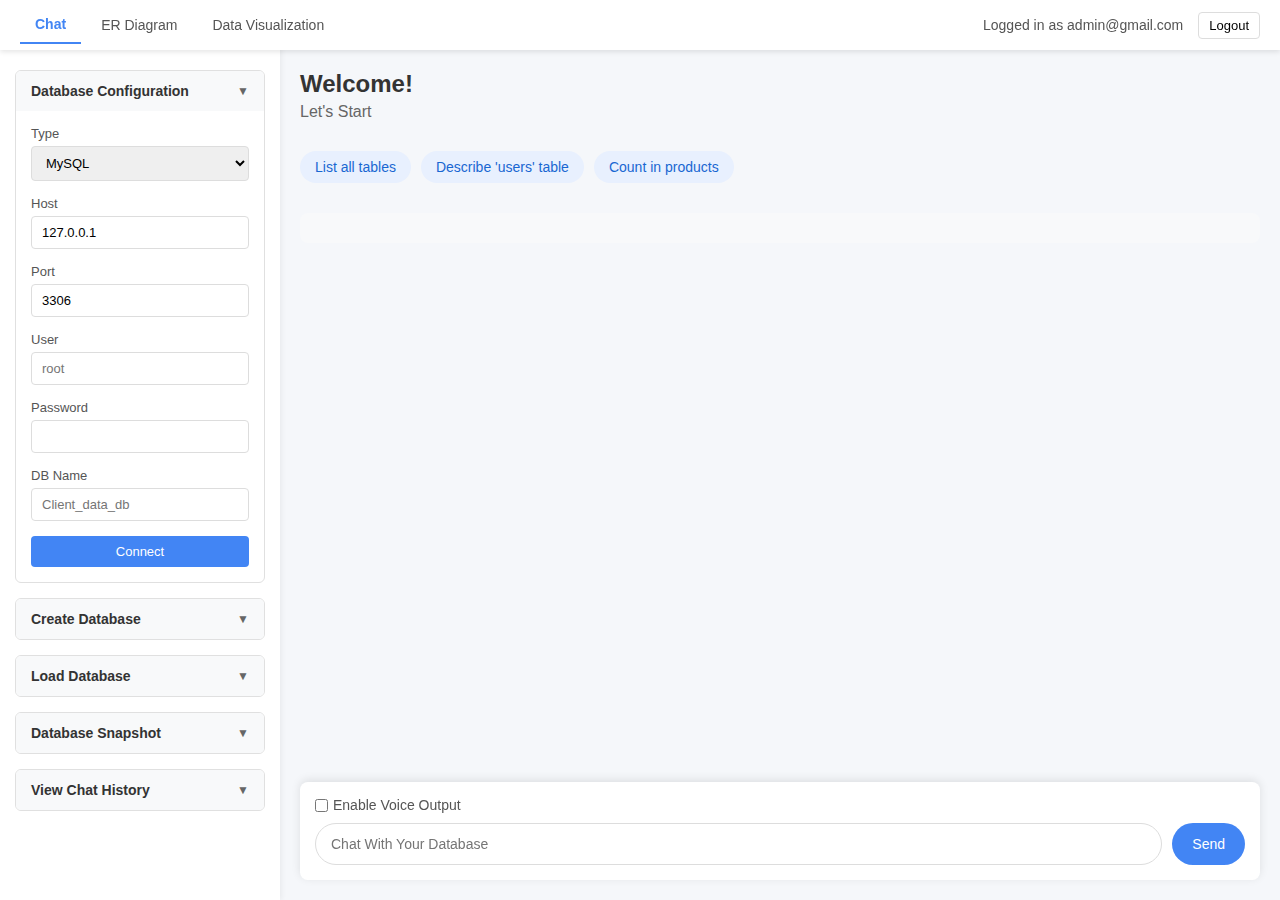
<file: Ai-query-website/frontend/index.html>
<!DOCTYPE html>
<html lang="en">
<head>
  <meta charset="UTF-8" />
  <meta name="viewport" content="width=device-width, initial-scale=1.0"/>
  <title>AI Database Interface</title>
  <link rel="stylesheet" href="styles.css" />
</head>
<body>
  <div class="container">
    <!-- Top Navigation -->
    <nav class="top-nav">
      <div class="nav-tabs">
        <button class="tab active" onclick="switchTab('chat')">Chat</button>
        <button class="tab" onclick="switchTab('er')">ER Diagram</button>
        <button class="tab" onclick="switchTab('visual')">Data Visualization</button>
      </div>
      <div class="user-info">
        <span>Logged in as admin@gmail.com</span>
        <button class="logout-btn">Logout</button>
      </div>
    </nav>

    <!-- Sidebar with all dropdowns -->
    <aside class="sidebar">
      <!-- 1. Database Configuration -->
      <div class="sidebar-section">
        <h3 class="sidebar-header" onclick="toggleDropdown(this)">Database Configuration <span class="dropdown-icon">▼</span></h3>
        <div class="sidebar-content active">
          <div class="form-group"><label>Type</label><select id="dbType"><option>MySQL</option><option>PostgreSQL</option></select></div>
          <div class="form-group"><label>Host</label><input id="host" value="127.0.0.1"></div>
          <div class="form-group"><label>Port</label><input id="port" value="3306"></div>
          <div class="form-group"><label>User</label><input id="username" placeholder="root"></div>
          <div class="form-group"><label>Password</label><input id="password" type="password"></div>
          <div class="form-group"><label>DB Name</label><input id="dbname" placeholder="Client_data_db"></div>
          <div class="button-group">
            <button class="primary-btn" onclick="connectDB()">Connect</button>
          </div>
        </div>
      </div>

      <!-- 2. Create Database -->
      <div class="sidebar-section">
        <h3 class="sidebar-header" onclick="toggleDropdown(this)">Create Database <span class="dropdown-icon">▼</span></h3>
        <div class="sidebar-content">
          <div class="form-group"><label>New Database Name</label><input id="createDbName" placeholder="New DB Name" /></div>
          <div class="button-group">
            <button class="primary-btn" onclick="createDatabase()">Create</button>
          </div>
        </div>
      </div>

      <!-- 3. Load Database -->
      <div class="sidebar-section">
        <h3 class="sidebar-header" onclick="toggleDropdown(this)">Load Database <span class="dropdown-icon">▼</span></h3>
        <div class="sidebar-content">
          <div class="form-group"><label>Select SQL File</label><input type="file" id="sqlFile" accept=".sql" /></div>
          <div class="button-group">
            <button class="primary-btn" onclick="loadDatabase()">Load</button>
          </div>
        </div>
      </div>

      <!-- 4. Database Snapshot -->
      <div class="sidebar-section">
        <h3 class="sidebar-header" onclick="toggleDropdown(this)">Database Snapshot <span class="dropdown-icon">▼</span></h3>
        <div class="sidebar-content">
          <div class="form-group"><label>Snapshot File Name</label><input id="snapshotName" placeholder="snapshot.sql" /></div>
          <div class="button-group">
            <button class="primary-btn" onclick="createSnapshot()">Create</button>
            <button class="secondary-btn" onclick="restoreSnapshot()">Restore</button>
          </div>
        </div>
      </div>

      <!-- 5. View Chat History -->
      <div class="sidebar-section">
        <h3 class="sidebar-header" onclick="toggleDropdown(this)">View Chat History <span class="dropdown-icon">▼</span></h3>
        <div class="sidebar-content">
          <div class="button-group">
            <button class="primary-btn" onclick="viewHistory()">View</button>
            <button class="secondary-btn" onclick="clearHistory()">Clear</button>
          </div>
        </div>
      </div>
    </aside>

    <!-- Main Area -->
    <main class="content-area">
      <!-- Chat Tab -->
      <section id="chat" class="tab-content active">
        <div class="welcome-section">
          <h1>Welcome!</h1>
          <p>Let's Start</p>
        </div>
        <div class="quick-queries">
          <div class="query-chip" onclick="quickQuery('give me available table name')">List all tables</div>
          <div class="query-chip" onclick="quickQuery('DESCRIBE users')">Describe 'users' table</div>
          <div class="query-chip" onclick="quickQuery('SELECT COUNT(*) FROM products')">Count in products</div>
        </div>
        <div id="resultsContainer" class="results-container"></div>
        <div class="chat-controls">
          <div class="voice-toggle">
            <input type="checkbox" id="voiceToggle">
            <label for="voiceToggle">Enable Voice Output</label>
          </div>
          <div class="chat-input-container">
            <input id="queryInput" placeholder="Chat With Your Database" />
            <button class="send-btn" onclick="sendQuery()">Send</button>
          </div>
        </div>
      </section>

      <!-- ER Diagram Tab -->
      <section id="er" class="tab-content">
        <button onclick="getER()">Generate ER Diagram</button>
        <img id="erImage" style="margin-top: 20px; max-width: 100%; display: none;" />
      </section>

      <!-- Visualization Tab -->
      <section id="visual" class="tab-content">
        <h2>Data Visualization (Coming Soon)</h2>
      </section>
    </main>
  </div>

  <script src="app.js"></script>
</body>
</html>
</file>
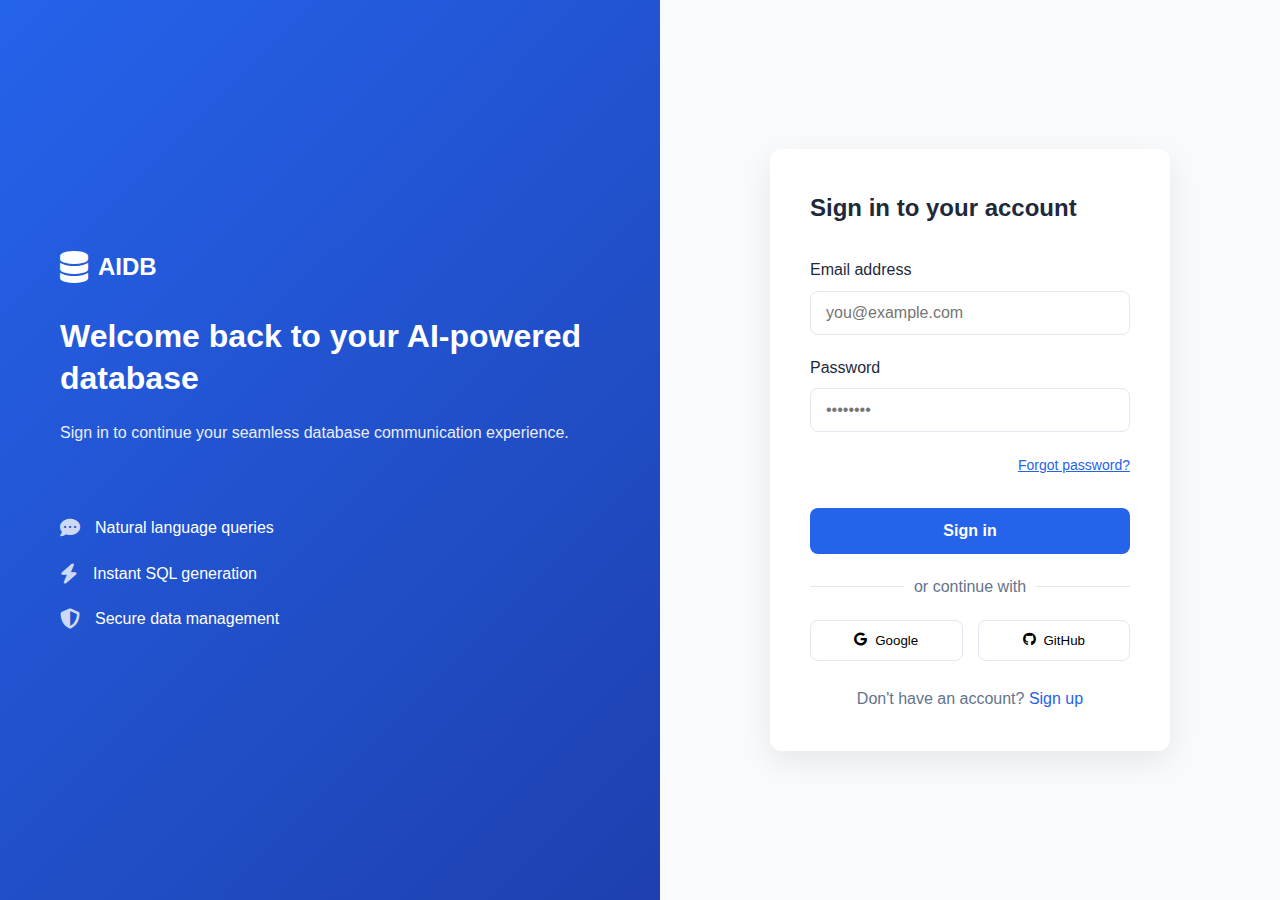
<file: Ai-query-website/frontend/login.html>
<!DOCTYPE html>
<html lang="en">
<head>
    <meta charset="UTF-8">
    <meta name="viewport" content="width=device-width, initial-scale=1.0">
    <title>Login | AIDB</title>
    <link rel="stylesheet" href="https://cdnjs.cloudflare.com/ajax/libs/font-awesome/6.4.0/css/all.min.css">
    <style>
        /* Shared Auth Styles */
        :root {
            --primary-color: #2563eb;
            --secondary-color: #1e293b;
            --accent-color: #3b82f6;
            --text-color: #1e293b;
            --light-text: #64748b;
            --bg-color: #f8fafc;
        }
        
        * {
            margin: 0;
            padding: 0;
            box-sizing: border-box;
            font-family: 'Inter', -apple-system, BlinkMacSystemFont, sans-serif;
        }
        
        body {
            background-color: var(--bg-color);
            color: var(--text-color);
            line-height: 1.6;
        }
        
        .auth-container {
            display: flex;
            min-height: 100vh;
        }
        
        .auth-left {
            flex: 1;
            background-color: var(--primary-color);
            color: white;
            padding: 60px;
            display: flex;
            flex-direction: column;
            justify-content: center;
            background-image: linear-gradient(135deg, #2563eb 0%, #1e40af 100%);
        }
        
        .auth-right {
            flex: 1;
            display: flex;
            align-items: center;
            justify-content: center;
            padding: 40px;
        }
        
        .auth-form-container {
            max-width: 400px;
            width: 100%;
        }
        
        .auth-logo {
            display: flex;
            align-items: center;
            gap: 10px;
            margin-bottom: 30px;
        }
        
        .auth-logo i {
            font-size: 32px;
        }
        
        .auth-logo span {
            font-size: 24px;
            font-weight: 700;
        }
        
        .auth-left h1 {
            font-size: 32px;
            margin-bottom: 20px;
            line-height: 1.3;
        }
        
        .auth-left p {
            opacity: 0.9;
            margin-bottom: 30px;
        }
        
        .auth-features {
            margin-top: 40px;
        }
        
        .auth-feature {
            display: flex;
            align-items: center;
            gap: 15px;
            margin-bottom: 20px;
        }
        
        .auth-feature i {
            font-size: 20px;
            color: rgba(255, 255, 255, 0.8);
        }
        
        .auth-form {
            background-color: white;
            padding: 40px;
            border-radius: 12px;
            box-shadow: 0 10px 30px rgba(0, 0, 0, 0.08);
        }
        
        .auth-form h2 {
            font-size: 24px;
            margin-bottom: 30px;
            color: var(--secondary-color);
        }
        
        .form-group {
            margin-bottom: 20px;
        }
        
        .form-group label {
            display: block;
            margin-bottom: 8px;
            font-weight: 500;
            color: var(--secondary-color);
        }
        
        .form-control {
            width: 100%;
            padding: 12px 15px;
            border: 1px solid #e2e8f0;
            border-radius: 8px;
            font-size: 16px;
            transition: all 0.3s;
        }
        
        .form-control:focus {
            border-color: var(--primary-color);
            box-shadow: 0 0 0 3px rgba(37, 99, 235, 0.1);
            outline: none;
        }
        
        .auth-btn {
            width: 100%;
            padding: 14px;
            background-color: var(--primary-color);
            color: white;
            border: none;
            border-radius: 8px;
            font-size: 16px;
            font-weight: 600;
            cursor: pointer;
            transition: all 0.3s;
            margin-top: 10px;
        }
        
        .auth-btn:hover {
            background-color: #1d4ed8;
            transform: translateY(-2px);
        }
        
        .auth-alt {
            text-align: center;
            margin-top: 25px;
            color: var(--light-text);
        }
        
        .auth-alt a {
            color: var(--primary-color);
            text-decoration: none;
            font-weight: 500;
        }
        
        .auth-alt a:hover {
            text-decoration: underline;
        }
        
        .divider {
            display: flex;
            align-items: center;
            margin: 20px 0;
            color: var(--light-text);
        }
        
        .divider::before, .divider::after {
            content: "";
            flex: 1;
            border-bottom: 1px solid #e2e8f0;
        }
        
        .divider::before {
            margin-right: 10px;
        }
        
        .divider::after {
            margin-left: 10px;
        }
        
        .social-auth {
            display: flex;
            gap: 15px;
            margin-top: 20px;
        }
        
        .social-btn {
            flex: 1;
            padding: 12px;
            border: 1px solid #e2e8f0;
            border-radius: 8px;
            display: flex;
            align-items: center;
            justify-content: center;
            gap: 8px;
            font-weight: 500;
            cursor: pointer;
            transition: all 0.3s;
            background-color: white;
        }
        
        .social-btn:hover {
            border-color: #cbd5e1;
            background-color: #f8fafc;
        }
        
        /* Responsive Styles */
        @media (max-width: 768px) {
            .auth-container {
                flex-direction: column;
            }
            
            .auth-left {
                padding: 40px 20px;
                text-align: center;
            }
            
            .auth-feature {
                justify-content: center;
            }
        }
    </style>
</head>
<body>
    <!-- Login Page -->
    <div class="auth-container" id="login-page">
        <div class="auth-left">
            <div class="auth-logo">
                <i class="fas fa-database"></i>
                <span>AIDB</span>
            </div>
            <h1>Welcome back to your AI-powered database</h1>
            <p>Sign in to continue your seamless database communication experience.</p>
            
            <div class="auth-features">
                <div class="auth-feature">
                    <i class="fas fa-comment-dots"></i>
                    <span>Natural language queries</span>
                </div>
                <div class="auth-feature">
                    <i class="fas fa-bolt"></i>
                    <span>Instant SQL generation</span>
                </div>
                <div class="auth-feature">
                    <i class="fas fa-shield-alt"></i>
                    <span>Secure data management</span>
                </div>
            </div>
        </div>
        
        <div class="auth-right">
            <div class="auth-form-container">
                <div class="auth-form">
                    <h2>Sign in to your account</h2>
                    
                    <form id="login-form">
                        <div class="form-group">
                            <label for="login-email">Email address</label>
                            <input type="email" id="login-email" class="form-control" placeholder="you@example.com" required>
                        </div>
                        
                        <div class="form-group">
                            <label for="login-password">Password</label>
                            <input type="password" id="login-password" class="form-control" placeholder="••••••••" required>
                        </div>
                        
                        <div class="form-group" style="text-align: right;">
                            <a href="#" style="font-size: 14px; color: var(--primary-color);">Forgot password?</a>
                        </div>
                        
                        <button type="submit" class="auth-btn">Sign in</button>
                    </form>
                    
                    <div class="divider">or continue with</div>
                    
                    <div class="social-auth">
                        <button class="social-btn">
                            <i class="fab fa-google"></i>
                            Google
                        </button>
                        <button class="social-btn">
                            <i class="fab fa-github"></i>
                            GitHub
                        </button>
                    </div>
                    
                    <div class="auth-alt">
                        Don't have an account? <a href="#" id="show-signup">Sign up</a>
                    </div>
                </div>
            </div>
        </div>
    </div>
    
    <!-- Signup Page (Hidden by default) -->
    <div class="auth-container" id="signup-page" style="display: none;">
        <div class="auth-left">
            <div class="auth-logo">
                <i class="fas fa-database"></i>
                <span>AIDB</span>
            </div>
            <h1>Join the AI database revolution</h1>
            <p>Create your account and start interacting with your databases using natural language.</p>
            
            <div class="auth-features">
                <div class="auth-feature">
                    <i class="fas fa-magic"></i>
                    <span>AI-powered query generation</span>
                </div>
                <div class="auth-feature">
                    <i class="fas fa-chart-line"></i>
                    <span>Advanced data visualization</span>
                </div>
                <div class="auth-feature">
                    <i class="fas fa-database"></i>
                    <span>Connect multiple databases</span>
                </div>
            </div>
        </div>
        
        <div class="auth-right">
            <div class="auth-form-container">
                <div class="auth-form">
                    <h2>Create your free account</h2>
                    
                    <form id="signup-form">
                        <div class="form-group">
                            <label for="signup-name">Full name</label>
                            <input type="text" id="signup-name" class="form-control" placeholder="John Doe" required>
                        </div>
                        
                        <div class="form-group">
                            <label for="signup-email">Email address</label>
                            <input type="email" id="signup-email" class="form-control" placeholder="you@example.com" required>
                        </div>
                        
                        <div class="form-group">
                            <label for="signup-password">Password</label>
                            <input type="password" id="signup-password" class="form-control" placeholder="••••••••" required minlength="8">
                        </div>
                        
                        <div class="form-group">
                            <label for="signup-confirm">Confirm password</label>
                            <input type="password" id="signup-confirm" class="form-control" placeholder="••••••••" required>
                        </div>
                        
                        <button type="submit" class="auth-btn">Create account</button>
                    </form>
                    
                    <div class="divider">or sign up with</div>
                    
                    <div class="social-auth">
                        <button class="social-btn">
                            <i class="fab fa-google"></i>
                            Google
                        </button>
                        <button class="social-btn">
                            <i class="fab fa-github"></i>
                            GitHub
                        </button>
                    </div>
                    
                    <div class="auth-alt">
                        Already have an account? <a href="#" id="show-login">Sign in</a>
                    </div>
                </div>
            </div>
        </div>
    </div>

    <script>
        // Check URL hash on page load
        window.addEventListener('DOMContentLoaded', function() {
            if (window.location.hash === '#signup') {
                document.getElementById('login-page').style.display = 'none';
                document.getElementById('signup-page').style.display = 'flex';
            } else {
                document.getElementById('login-page').style.display = 'flex';
                document.getElementById('signup-page').style.display = 'none';
            }
        });
    
        // Toggle between login and signup pages
        document.getElementById('show-signup').addEventListener('click', function(e) {
            e.preventDefault();
            document.getElementById('login-page').style.display = 'none';
            document.getElementById('signup-page').style.display = 'flex';
            window.history.pushState(null, null, '#signup');
        });
        
        document.getElementById('show-login').addEventListener('click', function(e) {
            e.preventDefault();
            document.getElementById('signup-page').style.display = 'none';
            document.getElementById('login-page').style.display = 'flex';
            window.history.pushState(null, null, '#');
        });
        
        // Form submission handlers
        document.getElementById('login-form').addEventListener('submit', function(e) {
            e.preventDefault();
            const email = document.getElementById('login-email').value;
            const password = document.getElementById('login-password').value;
            
            // Here you would typically send this data to your backend
            console.log('Login attempt with:', { email, password });
            
            // For demo purposes, redirect after simulated auth
            setTimeout(function() {
                window.location.href = 'index.html';
            }, 1000); // 1 second delay to simulate network request
            
            // Show loading state
            const btn = e.target.querySelector('button[type="submit"]');
            btn.disabled = true;
            btn.innerHTML = '<i class="fas fa-spinner fa-spin"></i> Signing in...';
        });
        
        document.getElementById('signup-form').addEventListener('submit', function(e) {
            e.preventDefault();
            const name = document.getElementById('signup-name').value;
            const email = document.getElementById('signup-email').value;
            const password = document.getElementById('signup-password').value;
            const confirm = document.getElementById('signup-confirm').value;
            
            if (password !== confirm) {
                alert('Passwords do not match!');
                return;
            }
            
            // Here you would typically send this data to your backend
            console.log('Signup attempt with:', { name, email, password });
            
            // For demo purposes, redirect after simulated auth
            setTimeout(function() {
                window.location.href = 'index.html';
            }, 1000); // 1 second delay to simulate network request
            
            // Show loading state
            const btn = e.target.querySelector('button[type="submit"]');
            btn.disabled = true;
            btn.innerHTML = '<i class="fas fa-spinner fa-spin"></i> Creating account...';
        });
    </script>
</body>
</html>
</file>
<file: Ai-query-website/frontend/styles.css>
/* Reset and base styling */
* {
  margin: 0;
  padding: 0;
  box-sizing: border-box;
  font-family: 'Segoe UI', Tahoma, Geneva, Verdana, sans-serif;
}

body {
  background-color: #f5f7fa;
  color: #333;
  height: 100vh;
  overflow: hidden;
}

/* Layout */
.container {
  display: flex;
  height: 100vh;
}

/* Top Navigation */
.top-nav {
  position: fixed;
  top: 0;
  left: 0;
  right: 0;
  height: 50px;
  background-color: #ffffff;
  display: flex;
  justify-content: space-between;
  align-items: center;
  padding: 0 20px;
  box-shadow: 0 2px 5px rgba(0,0,0,0.1);
  z-index: 100;
}

.nav-tabs {
  display: flex;
}

.tab {
  background: none;
  border: none;
  padding: 10px 15px;
  margin-right: 5px;
  cursor: pointer;
  font-size: 14px;
  color: #555;
}

.tab.active {
  border-bottom: 2px solid #4285f4;
  color: #4285f4;
  font-weight: 600;
}

.user-info {
  display: flex;
  align-items: center;
}

.user-info span {
  margin-right: 15px;
  font-size: 14px;
  color: #555;
}

.logout-btn {
  background: none;
  border: 1px solid #ddd;
  padding: 5px 10px;
  border-radius: 4px;
  cursor: pointer;
  font-size: 13px;
}

/* Sidebar */
.sidebar {
  width: 280px;
  background-color: #ffffff;
  padding: 70px 15px 20px;
  overflow-y: auto;
  box-shadow: 2px 0 5px rgba(0,0,0,0.05);
}

.sidebar-section {
  margin-bottom: 15px;
  border: 1px solid #e0e0e0;
  border-radius: 6px;
  overflow: hidden;
}

.sidebar-header {
  padding: 12px 15px;
  font-size: 14px;
  font-weight: 600;
  background-color: #f8f9fa;
  cursor: pointer;
  display: flex;
  justify-content: space-between;
  align-items: center;
  user-select: none;
}

.dropdown-icon {
  font-size: 12px;
  color: #666;
}

.sidebar-content {
  padding: 15px;
  display: none;
}

.sidebar-content.active {
  display: block;
}

.form-group {
  margin-bottom: 15px;
}

.form-group label {
  display: block;
  margin-bottom: 5px;
  font-size: 13px;
  color: #555;
}

.form-group input,
.form-group select {
  width: 100%;
  padding: 8px 10px;
  border: 1px solid #ddd;
  border-radius: 4px;
  font-size: 13px;
}

.button-group {
  display: flex;
  gap: 10px;
  margin-top: 15px;
}

.primary-btn {
  background-color: #4285f4;
  color: white;
  border: none;
  padding: 8px 15px;
  border-radius: 4px;
  cursor: pointer;
  font-size: 13px;
  flex: 1;
}

.secondary-btn {
  background-color: #f1f3f4;
  color: #333;
  border: none;
  padding: 8px 15px;
  border-radius: 4px;
  cursor: pointer;
  font-size: 13px;
  flex: 1;
}

/* Main Content */
.content-area {
  flex: 1;
  padding: 70px 20px 20px;
  overflow-y: auto;
}

.tab-content {
  display: none;
}

.tab-content.active {
  display: block;
}

.welcome-section {
  margin-bottom: 30px;
}

.welcome-section h1 {
  font-size: 24px;
  margin-bottom: 5px;
  color: #333;
}

.welcome-section p {
  font-size: 16px;
  color: #666;
}

/* Quick Queries */
.quick-queries {
  display: flex;
  flex-wrap: wrap;
  gap: 10px;
  margin-bottom: 30px;
}

.query-chip {
  background-color: #e8f0fe;
  color: #1967d2;
  padding: 8px 15px;
  border-radius: 20px;
  font-size: 14px;
  cursor: pointer;
  transition: background-color 0.2s;
}

.query-chip:hover {
  background-color: #d2e3fc;
}

/* Results */
.results-container {
  margin-bottom: 80px;
  max-height: 60vh;
  overflow-y: auto;
  background: #f8f9fa;
  padding: 15px;
  border-radius: 8px;
}

.query-text {
  color: #4285f4;
  font-weight: bold;
  margin-bottom: 5px;
}

.query-result {
  background: white;
  padding: 10px;
  border-radius: 4px;
  border-left: 3px solid #4285f4;
  margin-bottom: 15px;
  white-space: pre-wrap;
  word-wrap: break-word;
  font-family: monospace;
}

/* Chat Input */
.chat-controls {
  position: fixed;
  bottom: 20px;
  left: 300px;
  right: 20px;
  display: flex;
  flex-direction: column;
  gap: 10px;
  background: white;
  padding: 15px;
  border-radius: 8px;
  box-shadow: 0 -2px 10px rgba(0,0,0,0.1);
}

.voice-toggle {
  display: flex;
  align-items: center;
  gap: 5px;
  font-size: 14px;
  color: #555;
}

.chat-input-container {
  display: flex;
  gap: 10px;
}

.chat-input-container input {
  flex: 1;
  padding: 12px 15px;
  border: 1px solid #ddd;
  border-radius: 24px;
  font-size: 14px;
}

.send-btn {
  background-color: #4285f4;
  color: white;
  border: none;
  padding: 0 20px;
  border-radius: 24px;
  cursor: pointer;
  font-size: 14px;
}

/* Notification */
.notification {
  position: fixed;
  top: 20px;
  right: 20px;
  padding: 12px 20px;
  border-radius: 4px;
  color: white;
  z-index: 1000;
  box-shadow: 0 2px 10px rgba(0,0,0,0.2);
  animation: slideIn 0.3s ease-out;
}

.notification.success {
  background-color: #28a745;
}

.notification.error {
  background-color: #dc3545;
}

.notification.info {
  background-color: #17a2b8;
}

@keyframes slideIn {
  from { transform: translateX(100%); }
  to { transform: translateX(0); }
}
</file>
